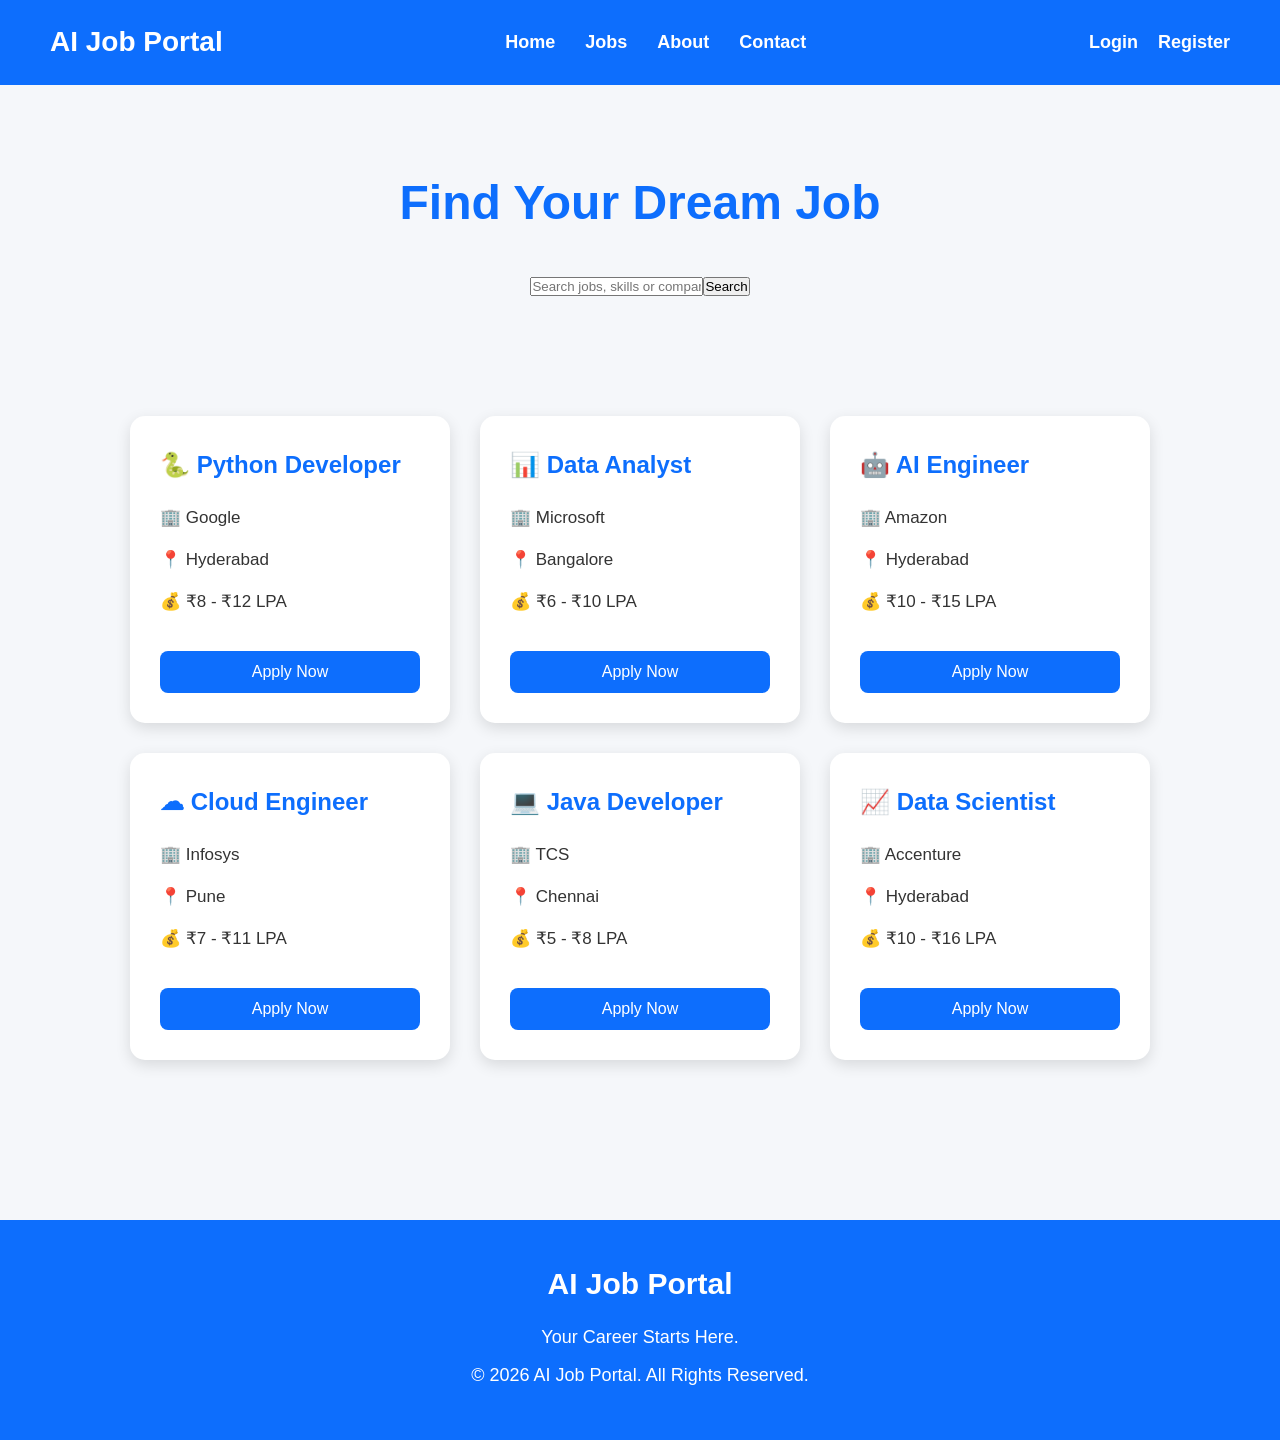
<file: AI_Job_Portal/frontend/jobs.html>
<!DOCTYPE html>
<html lang="en">

<head>

    <meta charset="UTF-8">

    <meta name="viewport" content="width=device-width, initial-scale=1.0">

    <title>Jobs - AI Job Portal</title>

    <link rel="stylesheet" href="css/style.css">

</head>

<body>

    <!-- Navigation -->

    <nav>

        <div class="logo">
            AI Job Portal
        </div>

        <div class="nav-links">
            <a href="index.html">Home</a>
            <a href="jobs.html">Jobs</a>
            <a href="#">About</a>
            <a href="#">Contact</a>
        </div>

        <div class="auth-buttons">
            <a href="login.html">Login</a>
            <a href="register.html">Register</a>
        </div>

    </nav>

    <!-- Search -->

    <section class="jobs-section">

        <h1>Find Your Dream Job</h1>

        <div class="search-box">

            <input
                type="text"
                placeholder="Search jobs, skills or companies">

            <button>Search</button>

        </div>

    </section>

    <!-- Job Cards -->

    <section class="featured-jobs">

        <div class="job-container">

            <div class="job-card">

                <h3>🐍 Python Developer</h3>

                <p>🏢 Google</p>

                <p>📍 Hyderabad</p>

                <p>💰 ₹8 - ₹12 LPA</p>

                <button>Apply Now</button>

            </div>

            <div class="job-card">

                <h3>📊 Data Analyst</h3>

                <p>🏢 Microsoft</p>

                <p>📍 Bangalore</p>

                <p>💰 ₹6 - ₹10 LPA</p>

                <button>Apply Now</button>

            </div>

            <div class="job-card">

                <h3>🤖 AI Engineer</h3>

                <p>🏢 Amazon</p>

                <p>📍 Hyderabad</p>

                <p>💰 ₹10 - ₹15 LPA</p>

                <button>Apply Now</button>

            </div>

            <div class="job-card">

                <h3>☁ Cloud Engineer</h3>

                <p>🏢 Infosys</p>

                <p>📍 Pune</p>

                <p>💰 ₹7 - ₹11 LPA</p>

                <button>Apply Now</button>

            </div>

            <div class="job-card">

                <h3>💻 Java Developer</h3>

                <p>🏢 TCS</p>

                <p>📍 Chennai</p>

                <p>💰 ₹5 - ₹8 LPA</p>

                <button>Apply Now</button>

            </div>

            <div class="job-card">

                <h3>📈 Data Scientist</h3>

                <p>🏢 Accenture</p>

                <p>📍 Hyderabad</p>

                <p>💰 ₹10 - ₹16 LPA</p>

                <button>Apply Now</button>

            </div>

        </div>

    </section>

    <footer>

        <h3>AI Job Portal</h3>

        <p>Your Career Starts Here.</p>

        <p>© 2026 AI Job Portal. All Rights Reserved.</p>

    </footer>

</body>

</html>
</file>
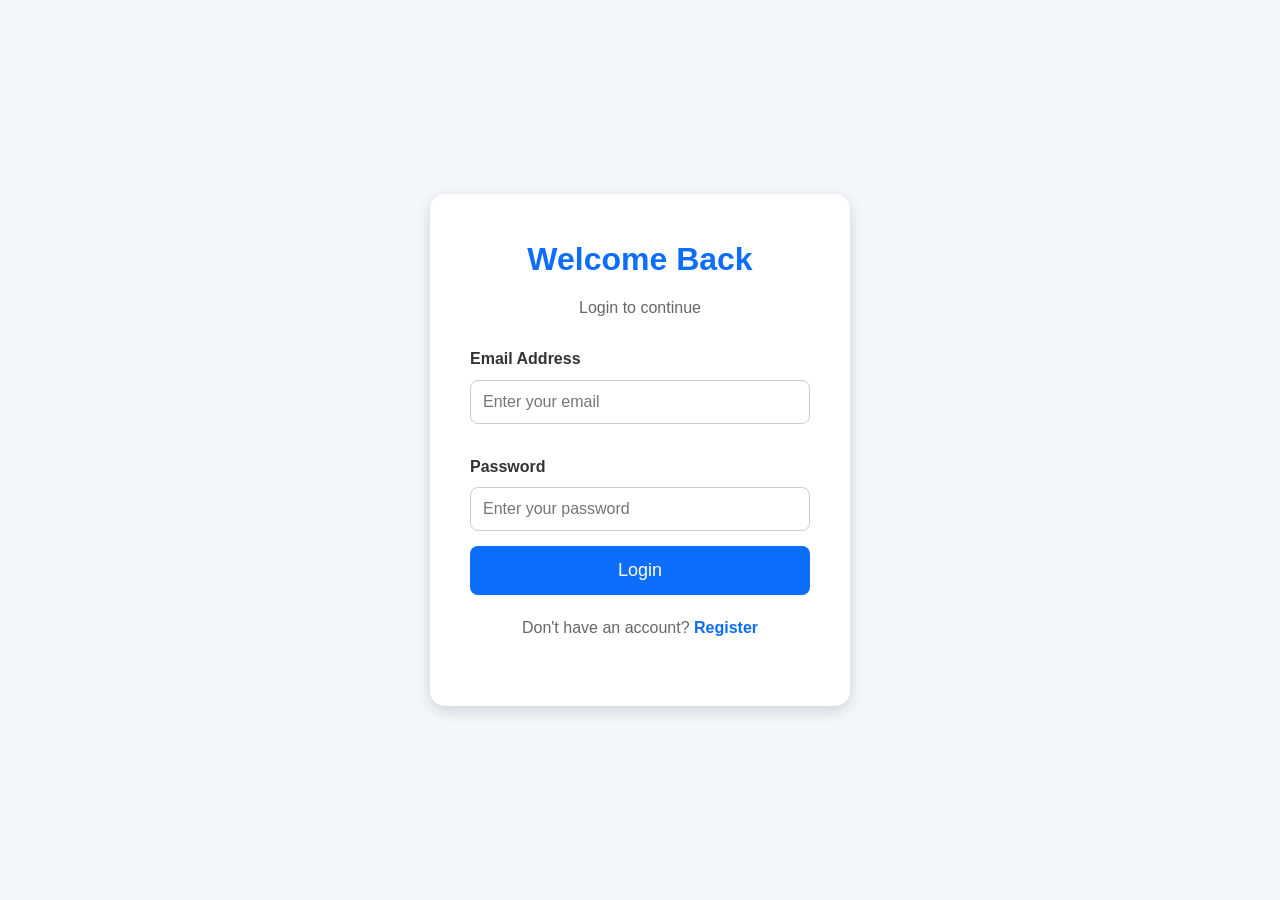
<file: AI_Job_Portal/frontend/login.html>
<!DOCTYPE html>
<html lang="en">

<head>
    <meta charset="UTF-8">
    <meta name="viewport" content="width=device-width, initial-scale=1.0">
    <title>Login - AI Job Portal</title>

    <link rel="stylesheet" href="css/style.css">
</head>

<body>

    <div class="login-container">

        <div class="login-box">

            <h1>Welcome Back</h1>

            <p>Login to continue</p>

            <form>

                <label>Email Address</label>

                <input
                    type="email"
                    placeholder="Enter your email"
                    required>

                <label>Password</label>

                <input
                    type="password"
                    placeholder="Enter your password"
                    required>

                <button type="submit">
                    Login
                </button>

            </form>

            <p class="register-link">
                Don't have an account?
                <a href="register.html">Register</a>
            </p>

        </div>

    </div>

</body>

</html>
</file>
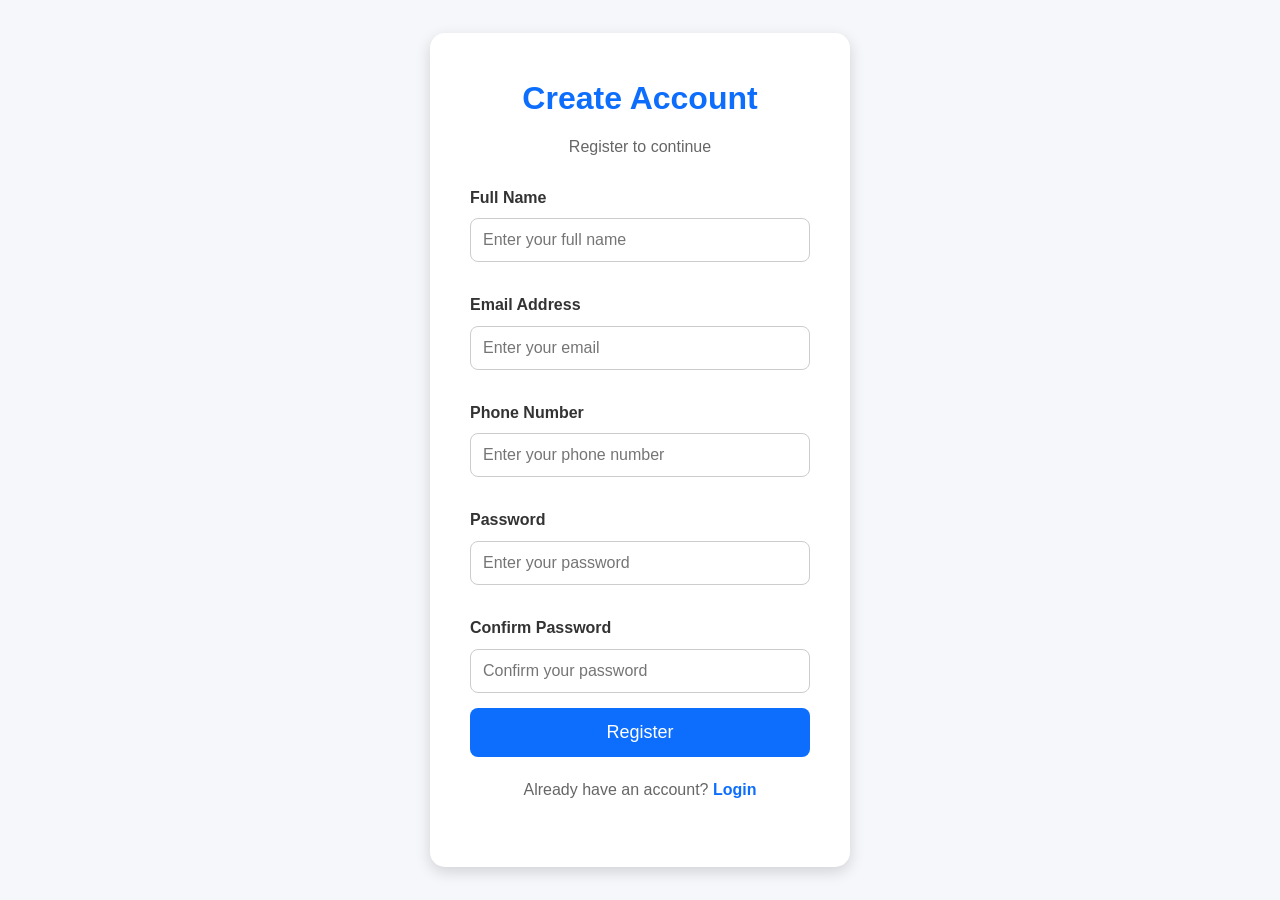
<file: AI_Job_Portal/frontend/register.html>
<!DOCTYPE html>
<html lang="en">

<head>

    <meta charset="UTF-8">

    <meta name="viewport" content="width=device-width, initial-scale=1.0">

    <title>Register - AI Job Portal</title>

    <link rel="stylesheet" href="css/style.css">

</head>

<body>

    <div class="login-container">

        <div class="login-box">

            <h1>Create Account</h1>

            <p>Register to continue</p>

            <form>

                <label>Full Name</label>

                <input
                    type="text"
                    placeholder="Enter your full name"
                    required>

                <label>Email Address</label>

                <input
                    type="email"
                    placeholder="Enter your email"
                    required>

                <label>Phone Number</label>

                <input
                    type="tel"
                    placeholder="Enter your phone number"
                    required>

                <label>Password</label>

                <input
                    type="password"
                    placeholder="Enter your password"
                    required>

                <label>Confirm Password</label>

                <input
                    type="password"
                    placeholder="Confirm your password"
                    required>

                <button type="submit">
                    Register
                </button>

            </form>

            <p class="register-link">
                Already have an account?
                <a href="login.html">Login</a>
            </p>

        </div>

    </div>

</body>

</html>
</file>
<file: AI_Job_Portal/frontend/css/style.css>
/* =========================================
   RESET DEFAULT BROWSER STYLES
========================================= */
*{
    margin:0;
    padding:0;
    box-sizing:border-box;
}

/* =========================================
   BODY
========================================= */
body{
    font-family:Arial, Helvetica, sans-serif;
    background:#f5f7fa;
    color:#333;
    line-height:1.6;
}

/* =========================================
   NAVIGATION BAR
========================================= */
nav{
    background:#0d6efd;
    padding:20px 50px;
    display:flex;
    justify-content:space-between;
    align-items:center;
    position:sticky;
    top:0;
    z-index:1000;
}

/* Logo */
.logo{
    color:white;
    font-size:28px;
    font-weight:bold;
}

/* Navigation Links */
.nav-links{
    display:flex;
    gap:30px;
}

.nav-links a{
    color:white;
    text-decoration:none;
    font-size:18px;
    font-weight:bold;
    transition:0.3s;
}

/* Login & Register */
.auth-buttons{
    display:flex;
    gap:20px;
}

.auth-buttons a{
    color:white;
    text-decoration:none;
    font-size:18px;
    font-weight:bold;
    transition:0.3s;
}

/* Hover Effect */
.nav-links a:hover,
.auth-buttons a:hover{
    color:#ffd43b;
}

/* =========================================
   HERO SECTION
========================================= */
.hero{
    padding:100px 20px;
    display:flex;
    flex-direction:column;
    justify-content:center;
    align-items:center;
    text-align:center;
}

.hero h1{
    font-size:60px;
    color:#0d6efd;
    margin-bottom:20px;
}

.hero p{
    font-size:24px;
    color:#555;
    margin-bottom:40px;
}

.search-box{
    display:flex;
    justify-content:center;
    align-items:center;
}

.hero input{
    width:500px;
    padding:14px;
    font-size:18px;
    border:1px solid #ccc;
    border-radius:8px;
    outline:none;
    margin-right:10px;
    box-shadow:0 2px 8px rgba(0,0,0,0.15);
}

.hero button{
    padding:14px 28px;
    background:#0d6efd;
    color:white;
    border:none;
    border-radius:8px;
    font-size:18px;
    cursor:pointer;
    transition:0.3s;
}

.hero button:hover{
    background:#0b5ed7;
}

/* =========================================
   FEATURED JOBS
========================================= */

.featured-jobs{
    padding:80px 50px;
    text-align:center;
}

.featured-jobs h2{
    font-size:42px;
    color:#0d6efd;
    margin-bottom:50px;
}

.job-container{
    display:flex;
    justify-content:center;
    gap:30px;
    flex-wrap:wrap;
}

.job-card{
    width:320px;
    background:white;
    padding:30px;
    border-radius:15px;
    box-shadow:0 5px 15px rgba(0,0,0,0.12);
    text-align:left;
    transition:0.3s;
}

.job-card:hover{
    transform:translateY(-10px);
}

.job-card h3{
    color:#0d6efd;
    margin-bottom:20px;
    font-size:24px;
}

.job-card p{
    margin-bottom:15px;
    font-size:17px;
}

.job-card button{
    width:100%;
    padding:12px;
    margin-top:20px;
    background:#0d6efd;
    color:white;
    border:none;
    border-radius:8px;
    font-size:16px;
    cursor:pointer;
    transition:0.3s;
}

.job-card button:hover{
    background:#0b5ed7;
}

/* =========================================
   TOP COMPANIES
========================================= */

.top-companies{
    padding:80px 50px;
    text-align:center;
}

.top-companies h2{
    font-size:42px;
    color:#0d6efd;
    margin-bottom:50px;
}

.company-container{
    display:flex;
    justify-content:center;
    gap:30px;
    flex-wrap:wrap;
}

.company-card{
    width:220px;
    background:white;
    padding:30px;
    border-radius:15px;
    box-shadow:0 5px 15px rgba(0,0,0,0.12);
    transition:0.3s;
    text-align:center;
}

.company-card:hover{
    transform:translateY(-10px);
    background:#0d6efd;
    color:white;
}

.company-card h3{
    font-size:22px;
}

/* =========================================
   FOOTER
========================================= */

footer{
    margin-top:80px;
    background:#0d6efd;
    color:white;
    text-align:center;
    padding:40px 20px;
}

footer h3{
    font-size:30px;
    margin-bottom:15px;
}

footer p{
    font-size:18px;
    margin-bottom:10px;
}
/* =========================================
   LOGIN PAGE
========================================= */

.login-container{

    height:100vh;

    display:flex;

    justify-content:center;

    align-items:center;

    background:#f5f7fa;
}

.login-box{

    width:420px;

    background:white;

    padding:40px;

    border-radius:15px;

    box-shadow:0 5px 15px rgba(0,0,0,0.15);
}

.login-box h1{

    color:#0d6efd;

    text-align:center;

    margin-bottom:10px;
}

.login-box p{

    text-align:center;

    margin-bottom:25px;

    color:#666;
}

.login-box label{

    display:block;

    margin-top:15px;

    margin-bottom:8px;

    font-weight:bold;
}

.login-box input{

    width:100%;

    padding:12px;

    border:1px solid #ccc;

    border-radius:8px;

    font-size:16px;

    margin-bottom:15px;

    outline:none;
}

.login-box input:focus{

    border-color:#0d6efd;
}

.login-box button{

    width:100%;

    padding:14px;

    background:#0d6efd;

    color:white;

    border:none;

    border-radius:8px;

    font-size:18px;

    cursor:pointer;

    transition:0.3s;
}

.login-box button:hover{

    background:#0b5ed7;
}

.register-link{

    margin-top:20px;

    text-align:center;
}

.register-link a{

    color:#0d6efd;

    text-decoration:none;

    font-weight:bold;
}

.register-link a:hover{

    text-decoration:underline;
}
/* =========================================
   JOBS PAGE
========================================= */

.jobs-section{

    text-align:center;

    padding:80px 20px 40px;
}

.jobs-section h1{

    font-size:48px;

    color:#0d6efd;

    margin-bottom:35px;
}

/* ==========================
   NEW HERO SECTION
========================== */

.hero{

    display:flex;

    justify-content:space-between;

    align-items:center;

    padding:80px;

    background:linear-gradient(to right,#eef3ff,#ffffff);

}

.hero-left{

    width:50%;
}

.hero-left h1{

    font-size:55px;

    color:#222;

    line-height:1.3;

    margin-bottom:25px;
}

.hero-left span{

    color:#6c63ff;
}

.hero-left p{

    font-size:22px;

    color:#555;

    margin-bottom:35px;
}

.hero-buttons{

    display:flex;

    gap:20px;
}

.hero-buttons button{

    padding:15px 30px;

    background:#6c63ff;

    color:white;

    border:none;

    border-radius:10px;

    cursor:pointer;

    font-size:18px;

    transition:0.3s;
}

.hero-buttons button:hover{

    background:#574bdb;

    transform:translateY(-3px);
}

.hero-right{

    width:45%;

    text-align:center;
}

.hero-right img{

    width:450px;

    max-width:100%;
}
</file>
